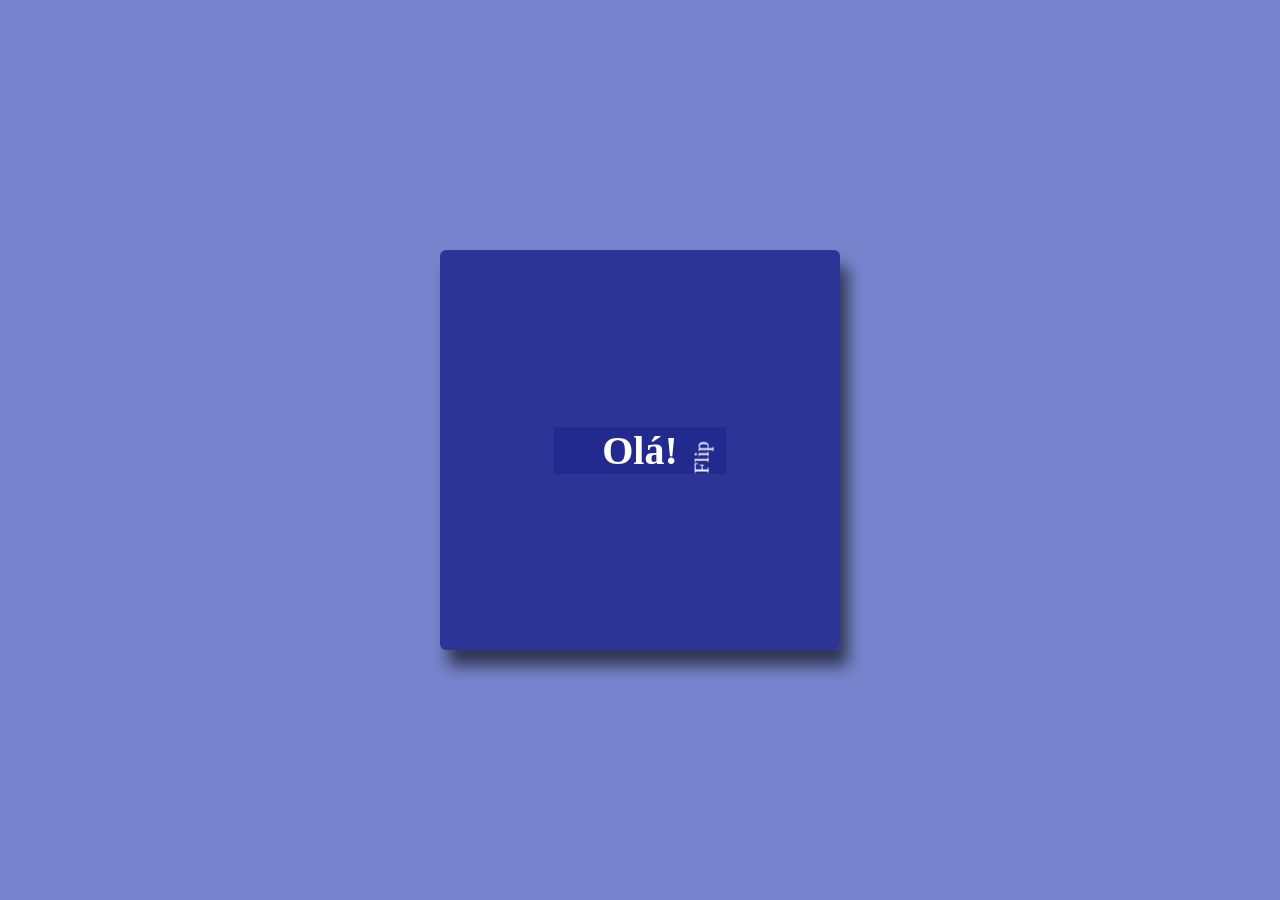
<file: portfolio/Cartao/index.html>
<!DOCTYPE html>
<html lang="pt-BR">
  <head>
    <meta charset="UTF-8" />
    <meta http-equiv="X-UA-Compatible" content="IE=edge" />
    <meta name="viewport" content="width=device-width, initial-scale=1.0" />
    <title>Cartão de visita</title>

    <style>
      body {
        background-color: #2237ad9d;
      }

      .frame {
        position: absolute;
        background-color: #20298ddc;
        top: 50%;
        left: 50%;
        width: 400px;
        height: 400px;
        margin-top: -200px;
        margin-left: -200px;
        box-shadow: 8px 16px 16px rgba(0, 0, 0, 0.6);
        border-radius: 6px;
      }

      .frame,
      .card {
        display: flex;
        align-items: center;
        justify-content: center;
      }

      .flip-me {
        position: absolute;
        top: 20%;
        left: 77%;
        font-size: 20px;
        transform: rotate(-90deg);
      }

      .front h1 {
        font-size: 2.5rem;
        margin: 1rem 3rem;
        color: white;
      }

      p {
        position: absolute;
        top: 60%;
        left: 10%;
        color: white;
      }

      .card:hover .flip {
        transform: rotateX(180deg) translate3d(0, 0, 0);
      }

      .flip {
        transform-style: preserve-3d;
        transition: all 0.7s ease-in-out;
        perspective: 1000px;
      }

      .front,
      .back {
        -webkit-backface-visibility: hidden;
        width: 100%;
        height: 100%;
        background-color: #20298ddc;
      }

      .card .back {
        transform: rotateX(-180deg);
        position: absolute;
        top: 10;
        left: 10;
      }

      .back {
        letter-spacing: 2px;
        text-align: center;
      }

      .back h2 {
        font-size: 2rem;
        color: white;
      }
      .back h3 {
        font-size: 1.8rem;
        color: rgb(248, 248, 248);
      }

      .network > a > img {
        width: 32px;
      }
      .network > a > img:hover {
        cursor: pointer;
        width: 42px;
      }
    </style>
  </head>
  <body>
    <div class="frame">
      <div class="card">
        <div class="flip">
          <div class="front">
            <h1>Olá!</h1>
            <p class="flip-me">Flip</p>
          </div>

          <div class="back">
            <h2>Gabryel</h2>
            <h3>Web Developer</h3>

            <div class="network">
              <a href="https://github.com/Gabryel-Kolzenti" target="_blank">
                <img src="images/github.svg" alt="Logo Github" />
              </a>
              <a
                href="https://www.linkedin.com/in/gabryel-kolzenti-arrache-1a1a201a1/"
                target="_blank"
              >
                <img src="images/linkedin.svg" alt="Logo Linkedin" />
              </a>
              <a href="https://www.instagram.com/gabryel_kolzenti/" target="_blank">
                <img src="images/instagram.svg" alt="Logo Instagram" />
              </a>
            </div>
          </div>
        </div>
      </div>
    </div>
  </body>
</html>
</file>
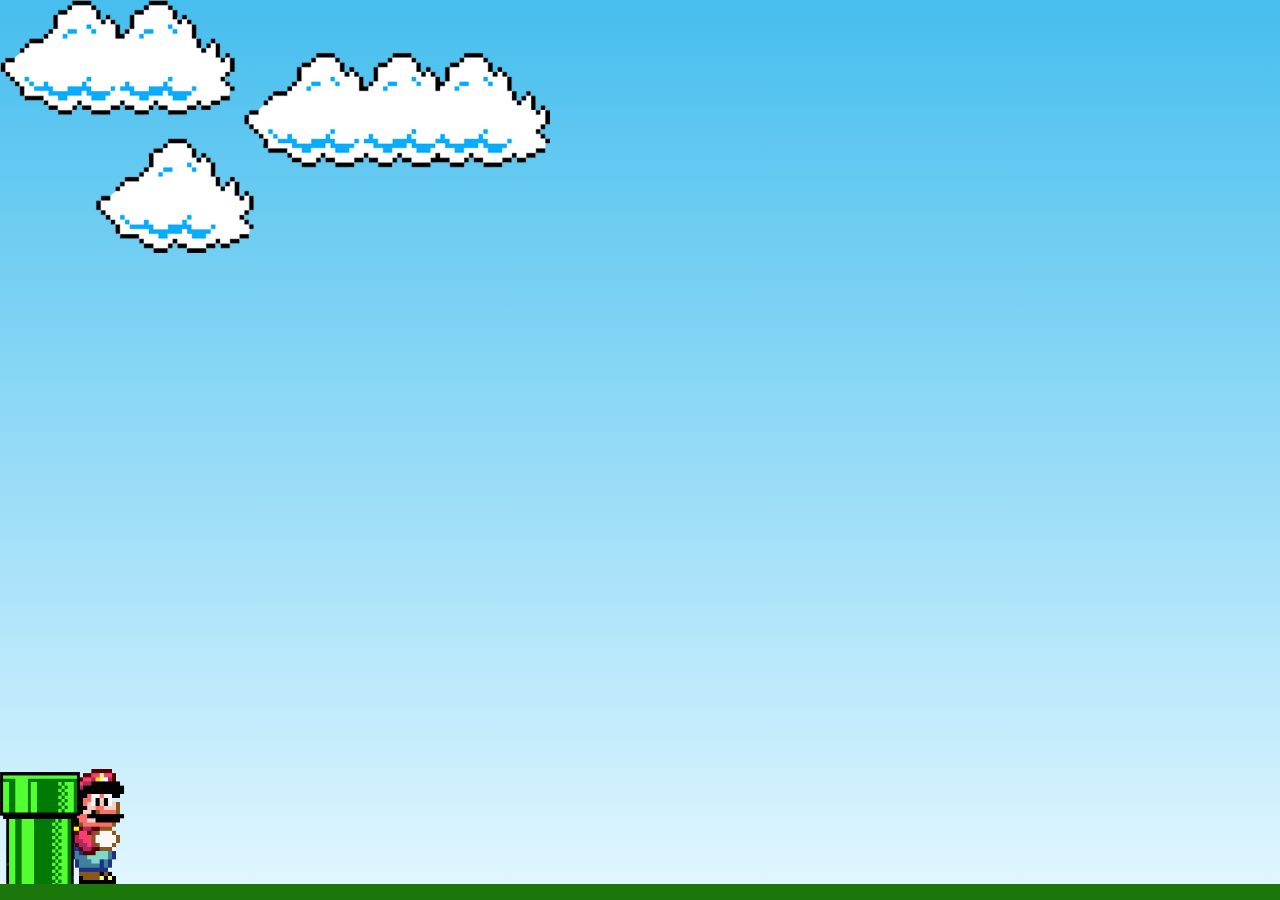
<file: portfolio/Mario/index.html>
<!DOCTYPE html>
<html lang="en">
  <head>
    <meta charset="UTF-8" />
    <meta http-equiv="X-UA-Compatible" content="IE=edge" />
    <meta name="viewport" content="width=device-width, initial-scale=1.0" />
    <title>Mario Jump</title>
    <link rel="stylesheet" href="style.css" />
  </head>
  <body>
    <div class="gameBoard">
      <img src="images/clouds.png" alt="Nuvens" class="clouds" />
      <img src="images/mario.gif" alt="Cersonagem Mario" class="mario" />
      <img src="images/pipe.png" alt="Cano" class="pipe" />
    </div>
  </body>
  <script src="script.js"></script>
</html>
</file>
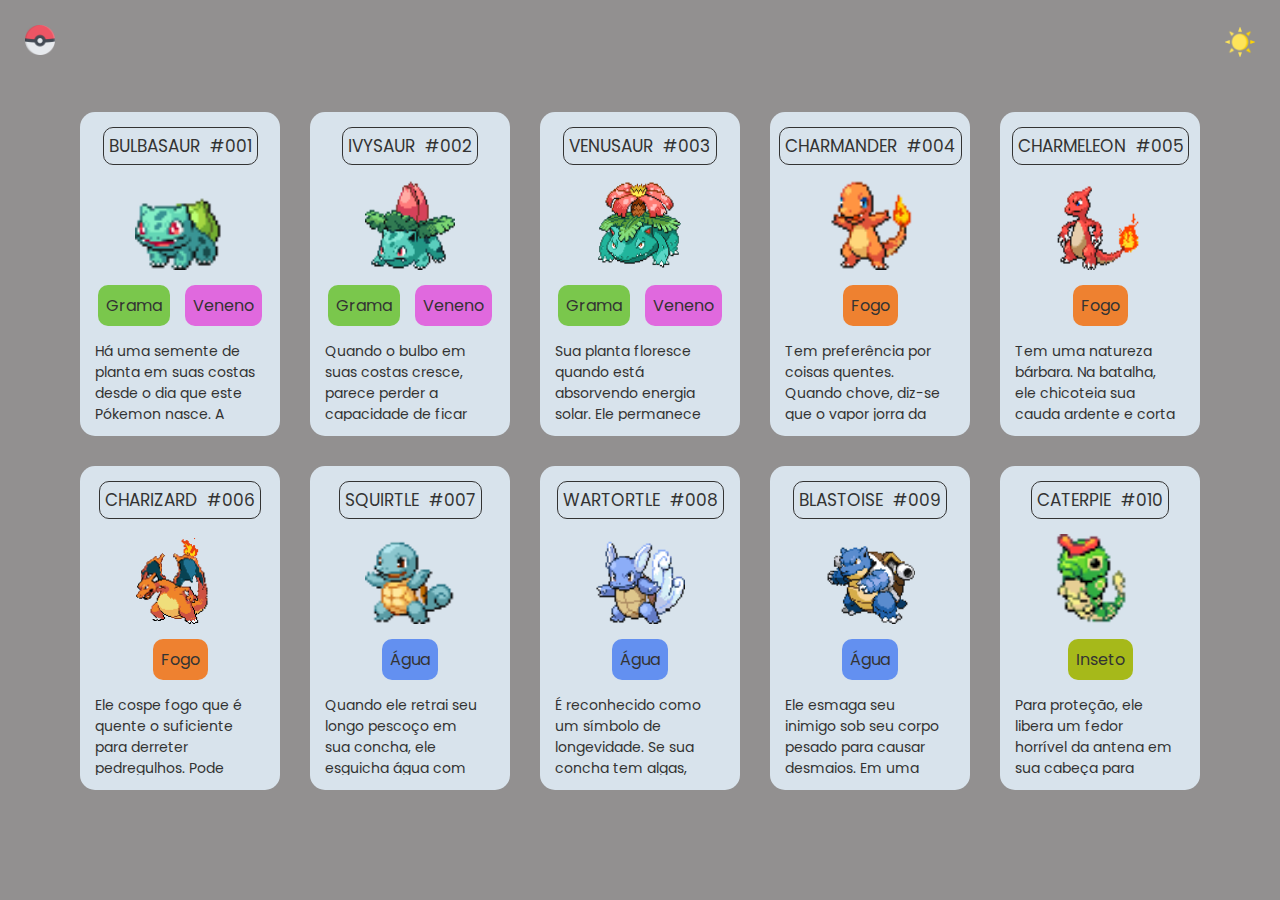
<file: portfolio/Pokedex/index.html>
<!DOCTYPE html>
<html lang="en">
	<head>
		<meta charset="UTF-8" />
		<meta http-equiv="X-UA-Compatible" content="IE=edge" />
		<meta name="viewport" content="width=device-width, initial-scale=1.0" />
		<title>Pokédex</title>

		<link rel="preconnect" href="https://fonts.googleapis.com" />
		<link rel="preconnect" href="https://fonts.gstatic.com" crossorigin />
		<link href="https://fonts.googleapis.com/css2?family=Poppins:wght@300;500;800&display=swap" rel="stylesheet" />

		<link rel="stylesheet" href="./src/css/reset.css">
		<link rel="stylesheet" href="./src/css/estilos.css">
		<link rel="stylesheet" href="./src/css/scrollbar.css">
	</head>
	<body>
		<header>
			<a href="#">
				<img src="./src/imagens/pokeball.png" alt="pokebola" class="logo" />
			</a>
			<button id="botao-alterar-tema">
				<img src="./src/imagens/sun.png" 
				alt="imagem do sol" class="imagem-botao" />
			</button>
		</header>
		<main>
			<ul class="listagem-pokemon">
				<li class="cartao-pokemon">
					<div class="informacoes">
						<span>Bulbasaur</span>
						<span>#001</span>
					</div>

					<img src="./src/imagens/bulbasaur.gif" alt="Bulbasaur" class="gif" />

					<ul class="tipos">
						<li class="tipo grama">Grama</li>
						<li class="tipo veneno">Veneno</li>
					</ul>

					<p class="descricao">Há uma semente de planta em suas costas desde o dia que este Pókemon nasce. A semente cresce lentamente.</p>
				</li>

				<li class="cartao-pokemon">
					<div class="informacoes">
						<span>Ivysaur</span>
						<span>#002</span>
					</div>

					<img src="./src/imagens/ivysaur.gif" alt="Ivysaur" class="gif" />

					<ul class="tipos">
						<li class="tipo grama">Grama</li>
						<li class="tipo veneno">Veneno</li>
					</ul>

					<p class="descricao">Quando o bulbo em suas costas cresce, parece perder a capacidade de ficar de pé em suas patas traseiras.</p>
				</li>

				<li class="cartao-pokemon">
					<div class="informacoes">
						<span>Venusaur</span>
						<span>#003</span>
					</div>

					<img src="./src/imagens/venusaur.gif" alt="Venusaur" class="gif" />

					<ul class="tipos">
						<li class="tipo grama">Grama</li>
						<li class="tipo veneno">Veneno</li>
					</ul>

					<p class="descricao">Sua planta floresce quando está absorvendo energia solar. Ele permanece em movimento para buscar a luz solar.</p>
				</li>

				<li class="cartao-pokemon">
					<div class="informacoes">
						<span>Charmander</span>
						<span>#004</span>
					</div>

					<img src="./src/imagens/charmander.gif" alt="Charmander" class="gif" />

					<ul class="tipos">
						<li class="tipo fogo">Fogo</li>
					</ul>

					<p class="descricao">Tem preferência por coisas quentes. Quando chove, diz-se que o vapor jorra da ponta de sua cauda.</p>
				</li>

				<li class="cartao-pokemon">
					<div class="informacoes">
						<span>Charmeleon</span>
						<span>#005</span>
					</div>

					<img src="./src/imagens/charmeleon.gif" alt="Charmeleon" class="gif" />

					<ul class="tipos">
						<li class="tipo fogo">Fogo</li>
					</ul>

					<p class="descricao">Tem uma natureza bárbara. Na batalha, ele chicoteia sua cauda ardente e corta com garras afiadas.</p>
				</li>

				<li class="cartao-pokemon">
					<div class="informacoes">
						<span>Charizard</span>
						<span>#006</span>
					</div>

					<img src="./src/imagens/charizard.gif" alt="Charizard" class="gif" />

					<ul class="tipos">
						<li class="tipo fogo">Fogo</li>
					</ul>

					<p class="descricao">Ele cospe fogo que é quente o suficiente para derreter pedregulhos. Pode causar incêndios florestais soprando chamas.</p>
				</li>

				<li class="cartao-pokemon">
					<div class="informacoes">
						<span>Squirtle</span>
						<span>#007</span>
					</div>

					<img src="./src/imagens/squirtle.gif" alt="Squirtle" class="gif" />

					<ul class="tipos">
						<li class="tipo agua">Água</li>
					</ul>

					<p class="descricao">Quando ele retrai seu longo pescoço em sua concha, ele esguicha água com força vigorosa.</p>
				</li>

				<li class="cartao-pokemon">
					<div class="informacoes">
						<span>Wartortle</span>
						<span>#008</span>
					</div>

					<img src="./src/imagens/wartortle.gif" alt="Wartortle" class="gif" />

					<ul class="tipos">
						<li class="tipo agua">Água</li>
					</ul>

					<p class="descricao">É reconhecido como um símbolo de longevidade. Se sua concha tem algas, esse Wartortle é muito antigo.</p>
				</li>

				<li class="cartao-pokemon">
					<div class="informacoes">
						<span>Blastoise</span>
						<span>#009</span>
					</div>

					<img src="./src/imagens/blastoise.gif" alt="Blastoise" class="gif" />

					<ul class="tipos">
						<li class="tipo agua">Água</li>
					</ul>

					<p class="descricao">Ele esmaga seu inimigo sob seu corpo pesado para causar desmaios. Em uma pitada, ele se retirará dentro de sua concha.</p>
				</li>

				<li class="cartao-pokemon">
					<div class="informacoes">
						<span>Caterpie</span>
						<span>#010</span>
					</div>

					<img src="./src/imagens/caterpie.gif" alt="Caterpie" class="gif" />

					<ul class="tipos">
						<li class="tipo inseto">Inseto</li>
					</ul>

					<p class="descricao">Para proteção, ele libera um fedor horrível da antena em sua cabeça para afastar os inimigos.</p>
				</li>
			</ul>
		</main>

		<script src="./src/js/index.js"></script>
	</body>
</html>
</file>
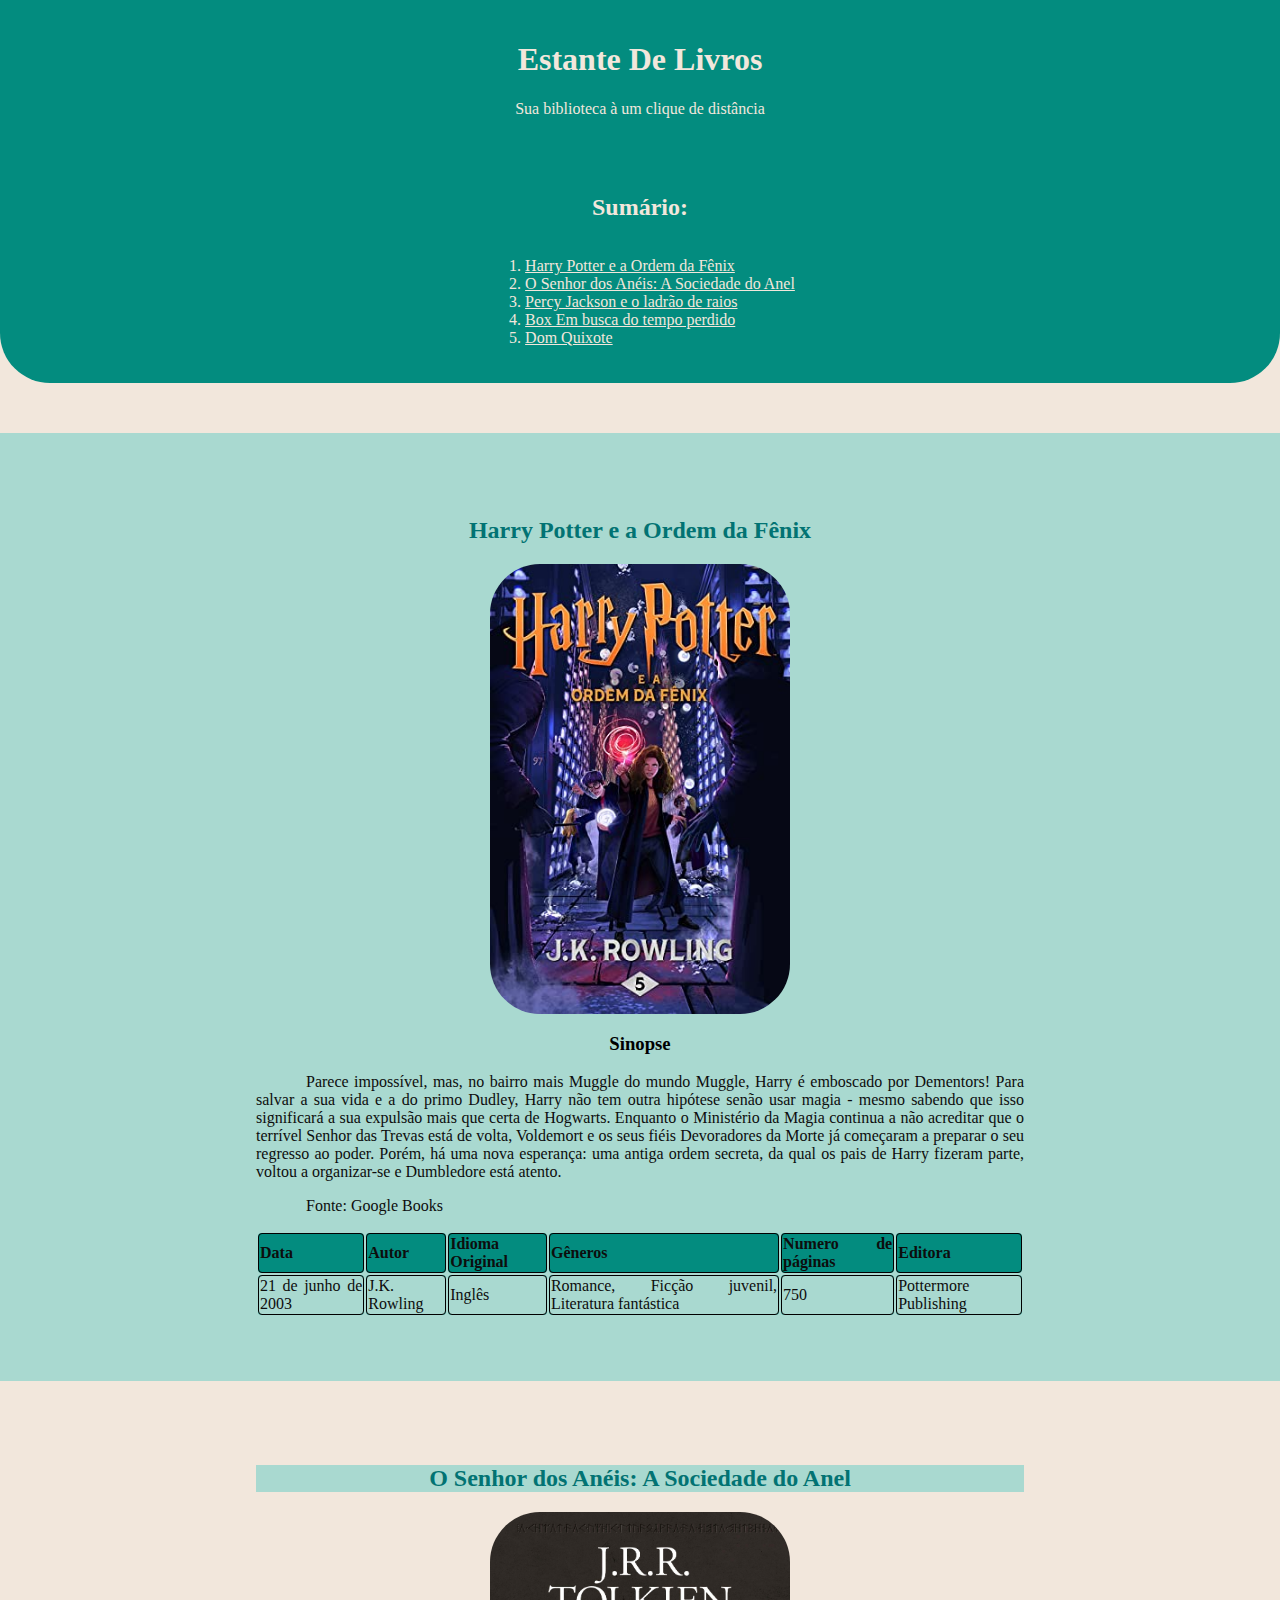
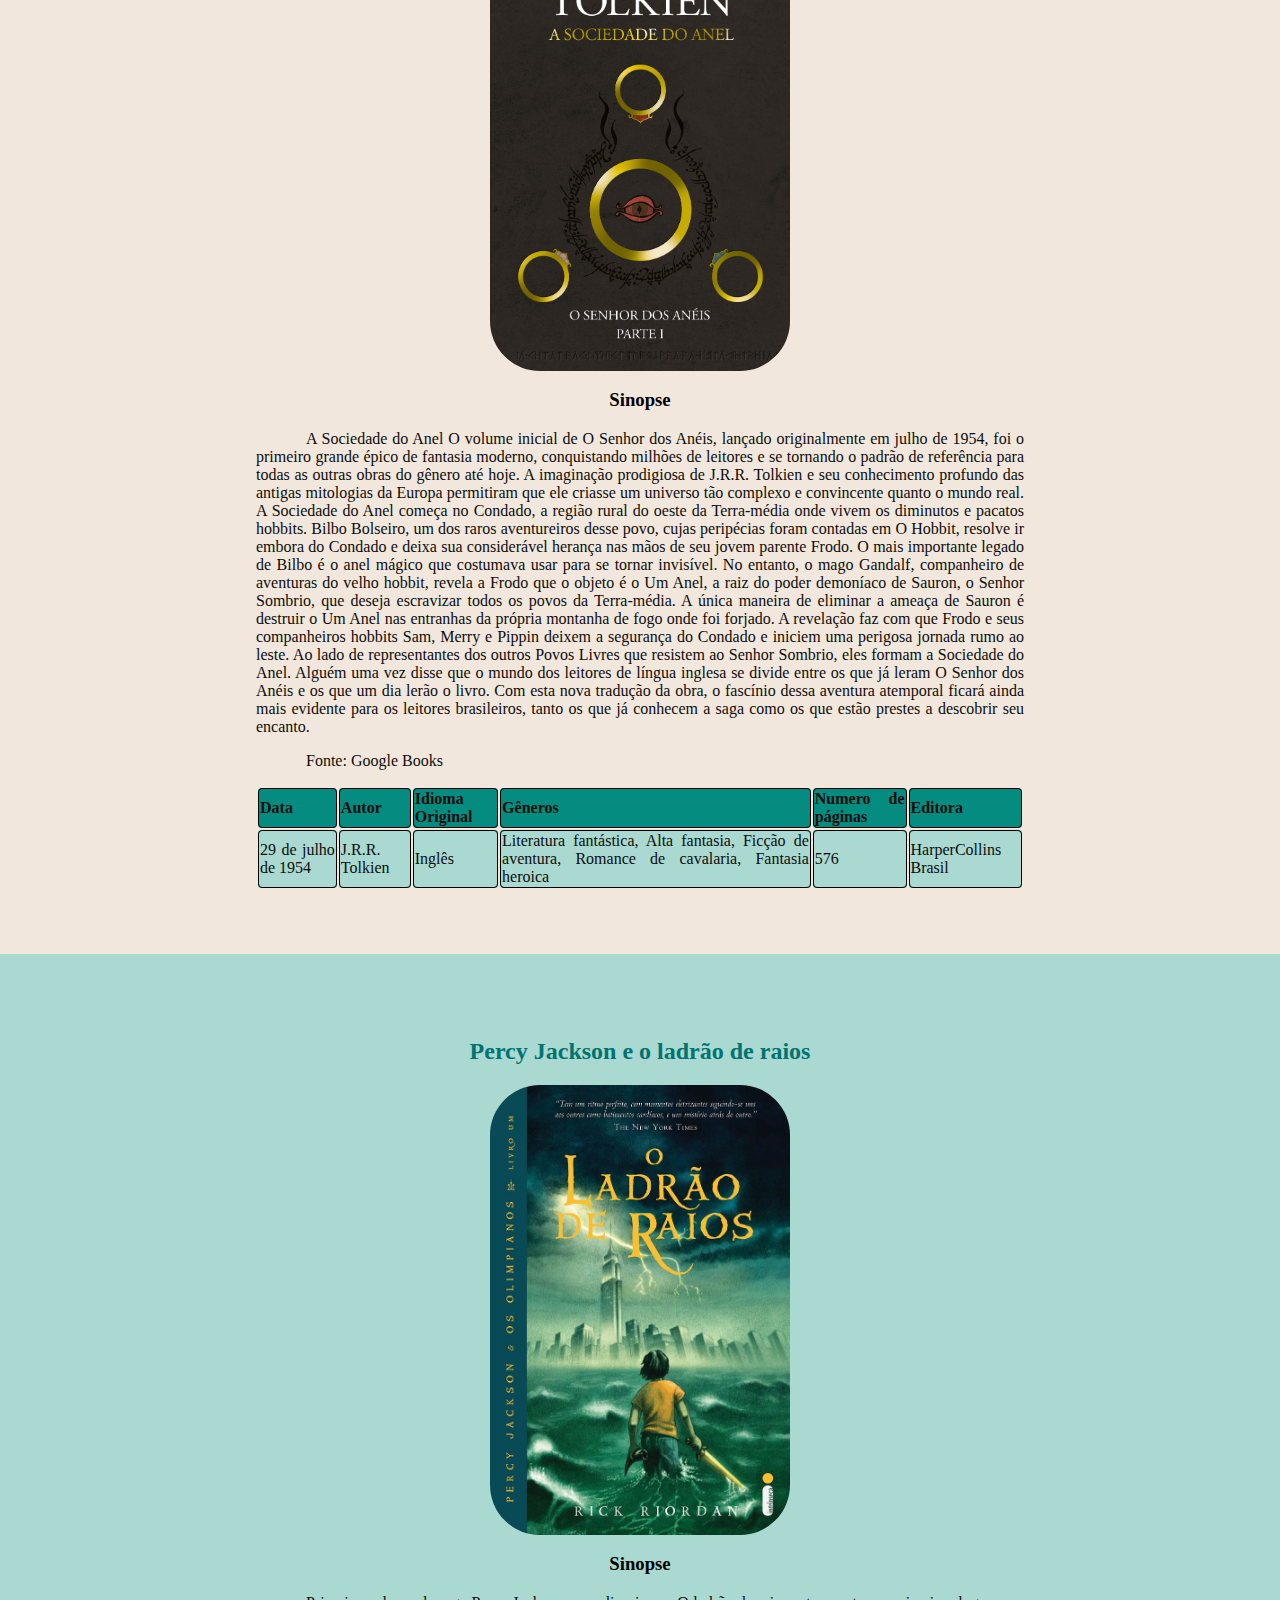
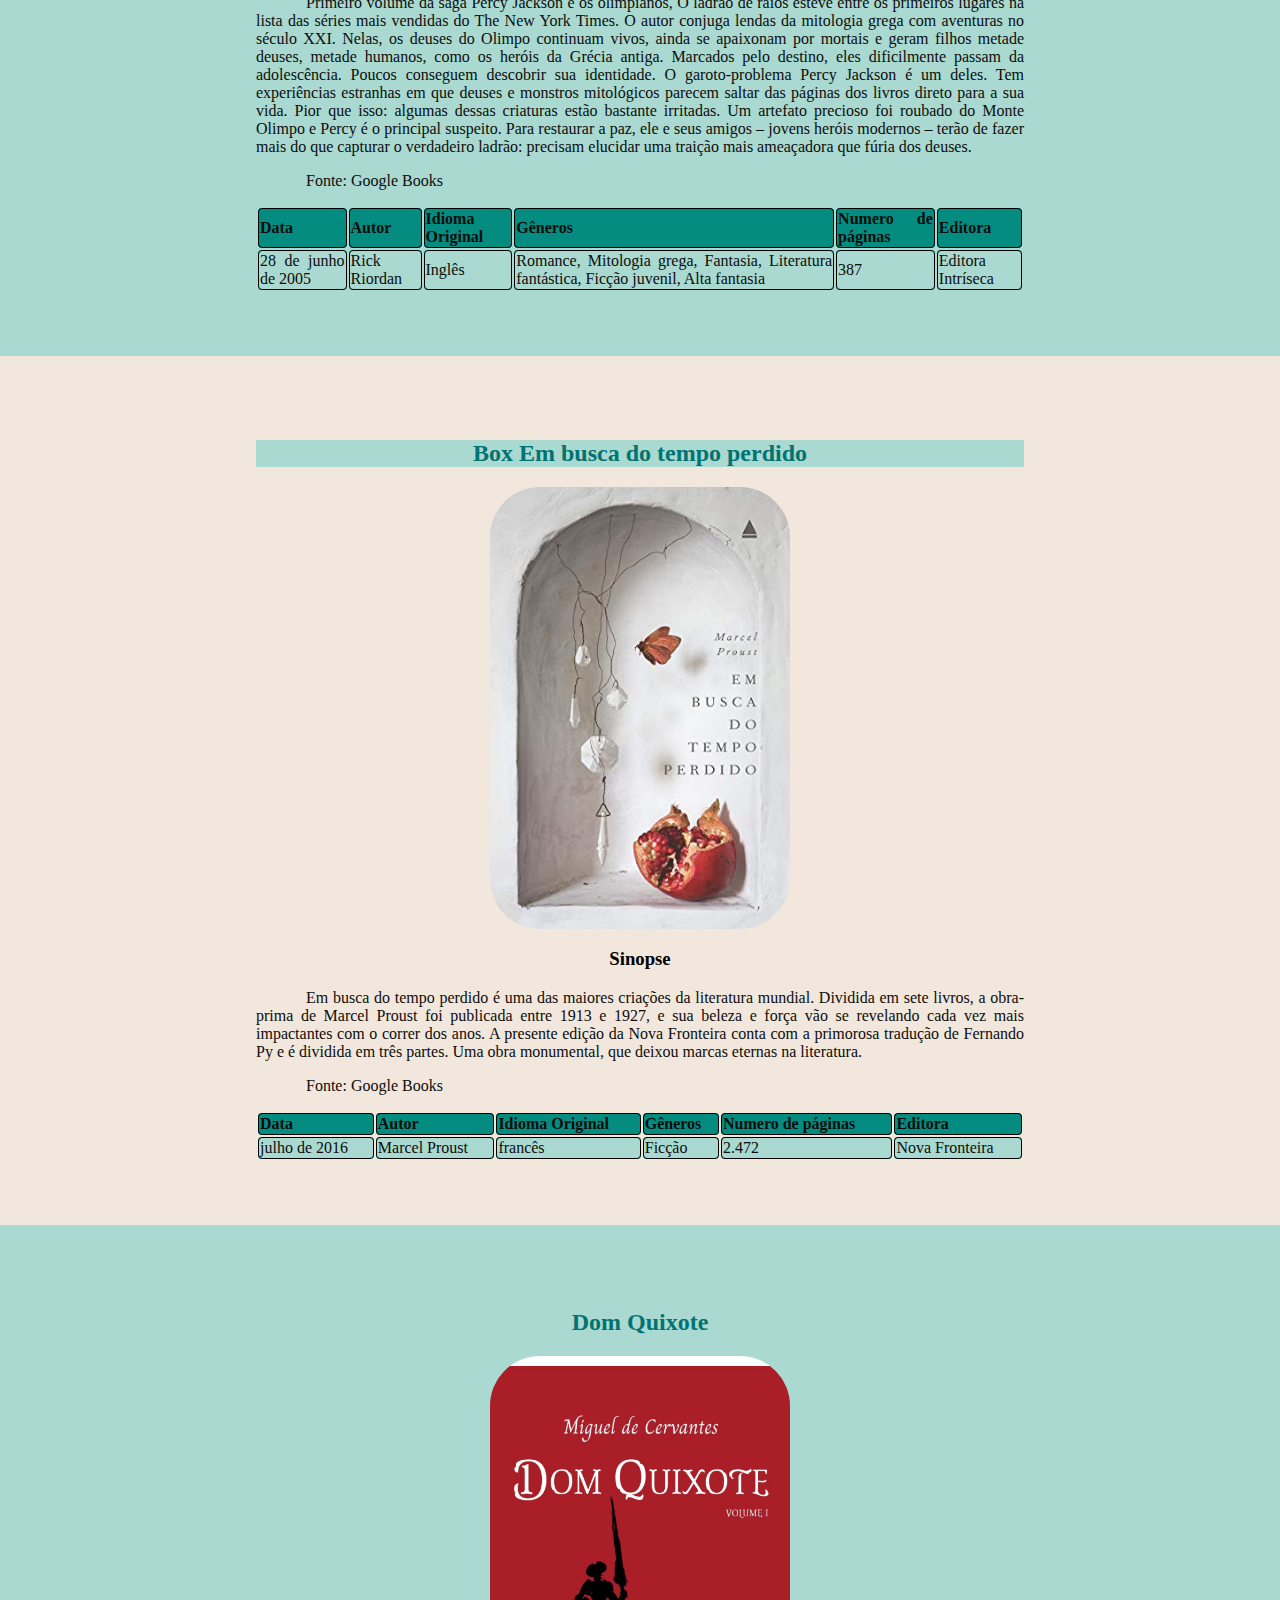
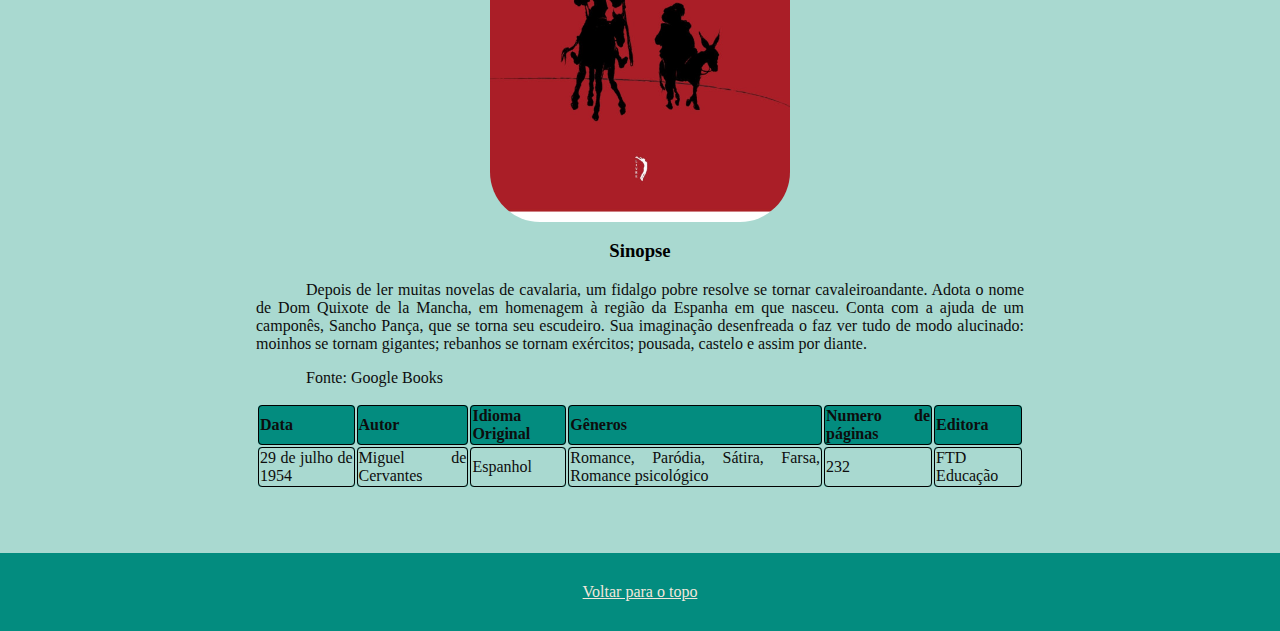
<file: portfolio/Estante/estante.html>
<!DOCTYPE html>
<html lang="en">
<head>
    <meta charset="UTF-8">
    <meta http-equiv="X-UA-Compatible" content="IE=edge">
    <meta name="viewport" content="width=device-width, initial-scale=1.0">
    <link rel="stylesheet" href="./style.css">
    <title>Estante de Livros</title>

</head>
<body>
    <div id="header">
        <h1>Estante De Livros</h1>
        <p id="yourLibrary">Sua biblioteca à um clique de distância</p>
    </div>
    <div id="sumary">
        <h2>Sumário:</h2 class="bookTitle">
        <ol>
            <li><a href="#sectionHP"> Harry Potter e a Ordem da Fênix </a></li>
            <li><a href="#sectionSA"> O Senhor dos Anéis: A Sociedade do Anel </a></li>
            <li><a href="#sectionPJ"> Percy Jackson e o ladrão de raios </a></li>
            <li><a href="#sectionTP"> Box Em busca do tempo perdido </a></li>
            <li><a href="#sectionDQ"> Dom Quixote </a></li>
        </ol>
    </div>
    <section id="sectionHP">
        <h2 class="bookTitle">Harry Potter e a Ordem da Fênix</h2 class="bookTitle">
        <img src="./imagens/harry potter fenix.jpg" alt="Capa do livro Harry Potter">
        <h3>Sinopse</h3>
        <p>Parece impossível, mas, no bairro mais Muggle do mundo Muggle, Harry é emboscado por Dementors! Para salvar a sua vida e a do primo Dudley, Harry não tem outra hipótese senão usar magia - mesmo sabendo que isso significará a sua expulsão mais que certa de Hogwarts. Enquanto o Ministério da Magia continua a não acreditar que o terrível Senhor das Trevas está de volta, Voldemort e os seus fiéis Devoradores da Morte já começaram a preparar o seu regresso ao poder. Porém, há uma nova esperança: uma antiga ordem secreta, da qual os pais de Harry fizeram parte, voltou a organizar-se e Dumbledore está atento.</p>
        <p>Fonte: Google Books</p>
        <table>
            <thead>
                <th>Data</th>
                <th>Autor</th>
                <th>Idioma Original</th>
                <th>Gêneros</th>
                <th>Numero de páginas</th>
                <th>Editora</th>
            </thead>
            <tbody>
                <tr>
                    <td>21 de junho de 2003</td>
                    <td>J.K. Rowling</td>
                    <td>Inglês</td>
                    <td>Romance, Ficção juvenil, Literatura fantástica</td>
                    <td>750</td>
                    <td>Pottermore Publishing</td>
                </tr>
            </tbody>
        </table>
    </section>

    <section id="sectionSA">
        <h2 class="bookTitle">O Senhor dos Anéis: A Sociedade do Anel</h2 class="bookTitle">
        <img src="./imagens/O Senhor dos Anéis.jpg" alt="Capa do livro O Senhor dos Anéis: A Sociedade do Anel">
        <h3>Sinopse</h3>
        <p>A Sociedade do Anel O volume inicial de O Senhor dos Anéis, lançado originalmente em julho de 1954, foi o primeiro grande épico de fantasia moderno, conquistando milhões de leitores e se tornando o padrão de referência para todas as outras obras do gênero até hoje. A imaginação prodigiosa de J.R.R. Tolkien e seu conhecimento profundo das antigas mitologias da Europa permitiram que ele criasse um universo tão complexo e convincente quanto o mundo real. A Sociedade do Anel começa no Condado, a região rural do oeste da Terra-média onde vivem os diminutos e pacatos hobbits. Bilbo Bolseiro, um dos raros aventureiros desse povo, cujas peripécias foram contadas em O Hobbit, resolve ir embora do Condado e deixa sua considerável herança nas mãos de seu jovem parente Frodo. O mais importante legado de Bilbo é o anel mágico que costumava usar para se tornar invisível. No entanto, o mago Gandalf, companheiro de aventuras do velho hobbit, revela a Frodo que o objeto é o Um Anel, a raiz do poder demoníaco de Sauron, o Senhor Sombrio, que deseja escravizar todos os povos da Terra-média. A única maneira de eliminar a ameaça de Sauron é destruir o Um Anel nas entranhas da própria montanha de fogo onde foi forjado. A revelação faz com que Frodo e seus companheiros hobbits Sam, Merry e Pippin deixem a segurança do Condado e iniciem uma perigosa jornada rumo ao leste. Ao lado de representantes dos outros Povos Livres que resistem ao Senhor Sombrio, eles formam a Sociedade do Anel. Alguém uma vez disse que o mundo dos leitores de língua inglesa se divide entre os que já leram O Senhor dos Anéis e os que um dia lerão o livro. Com esta nova tradução da obra, o fascínio dessa aventura atemporal ficará ainda mais evidente para os leitores brasileiros, tanto os que já conhecem a saga como os que estão prestes a descobrir seu encanto.</p>
        <p>Fonte: Google Books</p>
        <table>
            <thead>
                <th>Data</th>
                <th>Autor</th>
                <th>Idioma Original</th>
                <th>Gêneros</th>
                <th>Numero de páginas</th>
                <th>Editora</th>
            </thead>
            <tbody>
                <tr>
                    <td>29 de julho de 1954</td>
                    <td>J.R.R. Tolkien</td>
                    <td>Inglês</td>
                    <td>Literatura fantástica, Alta fantasia, Ficção de aventura, Romance de cavalaria, Fantasia heroica</td>
                    <td>576</td>
                    <td>HarperCollins Brasil</td>
                </tr>
            </tbody>
        </table>
    </section>

    <section id="sectionPJ">
        <h2 class="bookTitle">Percy Jackson e o ladrão de raios</h2 class="bookTitle">
        <img src="./imagens/percy jackson e o ladrão de raios.jpg" alt="Capa do livro percy jackson e o ladrão de raios">
        <h3>Sinopse</h3>
        <p>Primeiro volume da saga Percy Jackson e os olimpianos, O ladrão de raios esteve entre os primeiros lugares na lista das séries mais vendidas do The New York Times. O autor conjuga lendas da mitologia grega com aventuras no século XXI. Nelas, os deuses do Olimpo continuam vivos, ainda se apaixonam por mortais e geram filhos metade deuses, metade humanos, como os heróis da Grécia antiga. Marcados pelo destino, eles dificilmente passam da adolescência. Poucos conseguem descobrir sua identidade. O garoto-problema Percy Jackson é um deles. Tem experiências estranhas em que deuses e monstros mitológicos parecem saltar das páginas dos livros direto para a sua vida. Pior que isso: algumas dessas criaturas estão bastante irritadas. Um artefato precioso foi roubado do Monte Olimpo e Percy é o principal suspeito. Para restaurar a paz, ele e seus amigos – jovens heróis modernos – terão de fazer mais do que capturar o verdadeiro ladrão: precisam elucidar uma traição mais ameaçadora que fúria dos deuses.</p>
        <p>Fonte: Google Books</p>
        <table>
            <thead>
                <th>Data</th>
                <th>Autor</th>
                <th>Idioma Original</th>
                <th>Gêneros</th>
                <th>Numero de páginas</th>
                <th>Editora</th>
            </thead>
            <tbody>
                <tr>
                    <td>28 de junho de 2005</td>
                    <td>Rick Riordan</td>
                    <td>Inglês</td>
                    <td>Romance, Mitologia grega, Fantasia, Literatura fantástica, Ficção juvenil, Alta fantasia</td>
                    <td>387</td>
                    <td>Editora Intríseca</td>
                </tr>
            </tbody>
        </table>
    </section>

    <section id="sectionTP">
        <h2 class="bookTitle">Box Em busca do tempo perdido</h2 class="bookTitle">
        <img src="./imagens/Em busca do tempo perdido.jpg" alt="Capa de Box Em busca do tempo perdido">
        <h3>Sinopse</h3>
        <p>Em busca do tempo perdido é uma das maiores criações da literatura mundial. Dividida em sete livros, a obra-prima de Marcel Proust foi publicada entre 1913 e 1927, e sua beleza e força vão se revelando cada vez mais impactantes com o correr dos anos.
            A presente edição da Nova Fronteira conta com a primorosa tradução de Fernando Py e é dividida em três partes. Uma obra monumental, que deixou marcas eternas na literatura.</p>
        <p>Fonte: Google Books</p>
        <table>
            <thead>
                <th>Data</th>
                <th>Autor</th>
                <th>Idioma Original</th>
                <th>Gêneros</th>
                <th>Numero de páginas</th>
                <th>Editora</th>
            </thead>
            <tbody>
                <tr>
                    <td>julho de 2016</td>
                    <td>Marcel Proust</td>
                    <td>francês</td>
                    <td>Ficção</td>
                    <td>2.472</td>
                    <td>Nova Fronteira</td>
                </tr>
            </tbody>
        </table>
    </section>

    <section id="sectionDQ">
        <h2 class="bookTitle">Dom Quixote</h2 class="bookTitle">
        <img src="./imagens/Dom Quixote.jpg" alt="Capa do livro Dom Quixote">
        <h3>Sinopse</h3>
        <p>Depois de ler muitas novelas de cavalaria, um fidalgo pobre resolve se tornar cavaleiroandante. Adota o nome de Dom Quixote de la Mancha, em homenagem à região da Espanha em que nasceu. Conta com a ajuda de um camponês, Sancho Pança, que se torna seu escudeiro. Sua imaginação desenfreada o faz ver tudo de modo alucinado: moinhos se tornam gigantes; rebanhos se tornam exércitos; pousada, castelo e assim por diante.</p>
        <p>Fonte: Google Books</p>
        <table>
            <thead>
                <th>Data</th>
                <th>Autor</th>
                <th>Idioma Original</th>
                <th>Gêneros</th>
                <th>Numero de páginas</th>
                <th>Editora</th>
            </thead>
            <tbody>
                <tr>
                    <td>29 de julho de 1954</td>
                    <td>Miguel de Cervantes</td>
                    <td>Espanhol</td>
                    <td>Romance, Paródia, Sátira, Farsa, Romance psicológico</td>
                    <td>232</td>
                    <td>FTD Educação</td>
                </tr>
            </tbody>
        </table>
    </section>
    <footer>
        <a href="#header">Voltar para o topo</a>
    </footer>
</body>
</html>
</file>
<file: portfolio/Mario/style.css>
* {
    margin: 0;
    padding: 0;
    box-sizing: border-box;
}

.gameBoard {
    width: 100%;
    height: 100vh;
    border-bottom: 1rem solid rgb(28, 119, 10);
    margin: 0 auto;
    position: relative;
    overflow: hidden;
    background: linear-gradient(#46beee, #e0f6ff);
}

.pipe {
    position: absolute;
    bottom: 0;
    width: 80px;
    height: 112px;
    animation: pipeAnimation 1.2s infinite linear;
}

@keyframes pipeAnimation {
    from {
        right: -80px;
    } to {
        right: 100%;
    }
}

.mario {
    position: absolute;
    bottom: 0;
    width: 150px;
}

.jump {
    animation: jumpAnimation 400ms infinite ease-out;
}

@keyframes jumpAnimation {
    0% {
        bottom: 0;
    }
    40% {
        bottom: 230px;
    }
    50% {
        bottom: 230px;
    }
    60% {
        bottom: 230px;
    }
    100% {
        bottom: 0;
    }
}

.clouds {
    position: absolute;
    width: 550px;
    animation: cloudsAnimation 15s infinite linear;
}

@keyframes cloudsAnimation {
    from {
        right: -550px;
    }
    to {
        right: 100%;
    }
}
</file>
<file: portfolio/Pokedex/src/css/estilos.css>
body {
	font-family: 'Poppins', sans-serif;
	max-width: 1280px;
	margin: 0 auto;
	background-color: #5e5b5bad;
	color: #333333;
}

body.modo-escuro {
	background-color: #212121;
	color: #f5f5f5;
}

header {
	display: flex;
	justify-content: space-between;
	padding: 25px;
}

header .logo,
header .imagem-botao {
	width: 30px;
	transition: 0.2s ease-in-out;
}

header #botao-alterar-tema {
	background: none;
	border: none;
}

header .logo:hover,
header .imagem-botao:hover,
main .cartao-pokemon:hover {
	transform: scale(1.05);
	cursor: pointer;
}

main {
	padding: 25px;
}

main .listagem-pokemon {
	display: flex;
	flex-wrap: wrap;
	gap: 30px;
	justify-content: center;
}

main .cartao-pokemon {
	background-color: #d8e3ec;
	width: 200px;
	padding: 15px;
	display: flex;
	flex-direction: column;
	align-items: center;
	gap: 15px;
	border-radius: 15px;
	transition: 0.2s ease-in-out;
}

main .cartao-pokemon:hover {
	background-color: #96d9d6;
}

.modo-escuro .cartao-pokemon {
	background-color: #a8a8a8;
}

main .cartao-pokemon .informacoes {
	display: flex;
	justify-content: space-between;
	border: 1px solid #333333;
	border-radius: 10px;
}

main .cartao-pokemon .informacoes span {
	padding: 5px;
	text-transform: uppercase;
	font-size: 17px;
}

main .cartao-pokemon .gif {
	width: 90px;
	height: 90px;
}

main .cartao-pokemon .tipos {
	display: flex;
	gap: 15px;
}

main .cartao-pokemon .tipo {
	padding: 8px;
	border-radius: 10px;
}

.grama {
	background-color: #7ac74c;
}

.veneno {
	background-color: #df67ddfb;
}

.fogo {
	background-color: #ee8130;
}

.agua {
	background-color: #6390f0;
}

.inseto {
	background-color: #a6b91a;
}

main .descricao {
	max-height: 80px;
	overflow-y: scroll;
	font-size: 14px;
	padding-right: 10px;
}
</file>
<file: portfolio/Pokedex/src/css/scrollbar.css>
/* ===== Scrollbar CSS ===== */

*::-webkit-scrollbar {
	width: 12px;
}

*::-webkit-scrollbar-track {
	background: #f1e9e9;
}

*::-webkit-scrollbar-thumb {
	background-color: #582965;
	border-radius: 10px;
	border: 3px solid #ffffff;
}
</file>
<file: portfolio/Estante/style.css>
html{
  scroll-behavior:smooth
}
body {
    /* background*/
    background-color: #f2e7dc;

    /* Texto */
    color: #0D0D0D;
    text-align: justify;

    /* Alinhamento e tamanho */
    margin: auto;
}

section{
padding: 64px 256px;
}
table {
    width: 100%;
  }
  td {
    background-color: #a9d9d0;
  }
 td, th {
    border: #000 solid 1px;
    border-radius: 4px;
  }
  tr {
    background-color: #038c7f;
  }
p {
  text-align: justify;
  text-indent: 50px;
}
h1, h2, h3 {
    text-align: center;
}
h3 {
    color: #000;
}
a:link {
    color: #f2e7dc;
  }
  a:visited{
    color: #95bfb8;
  }
a:hover {
  color: #025454;
}
a:active {
  color: #0d0d0d;
}
img {
  width: 300px;
  display: block;
  margin: auto;
  border-radius: 50px;
}
.bookTitle {
  background-color: #a9d9d0;
  color: #027373;
  text-align: center;
}
#sectionHP,
#sectionPJ,
#sectionDQ {
  background-color: #a9d9d0;
}
#header{
background-color: #038c7f;
color: #f2e7dc;
padding: 20px;
margin-bottom: 0px;
}
#yourLibrary{
  text-indent: 0px;
  text-align: center;
}
#sumary {
background-color: #038c7f;
color: #f2e7dc;
padding: 20px;
margin-bottom: 50px;
border-radius: 0 0 50px 50px;
display: flex;
flex-direction: column;
align-items: center;
}
footer{
  background-color: #038c7f;
  width: 100%;
  text-align: center;
  padding: 30px 0;
}
</file>
